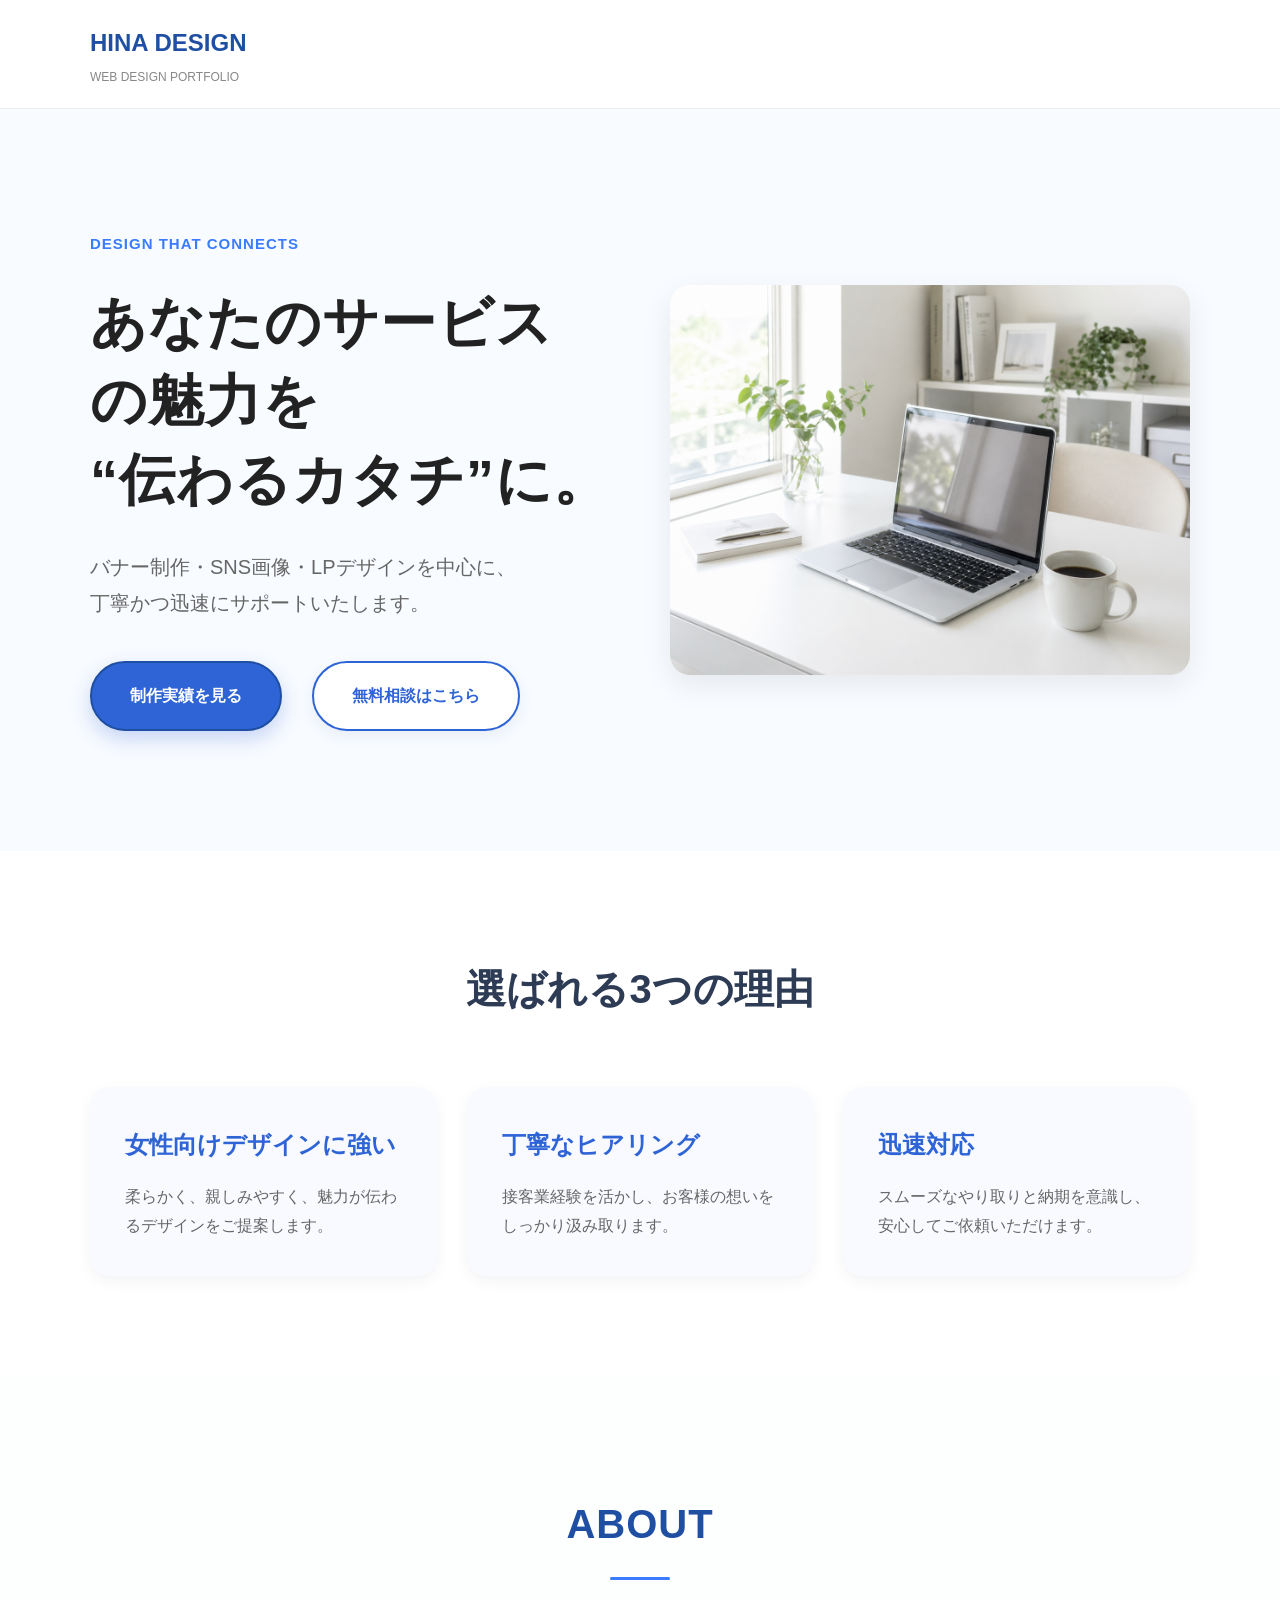
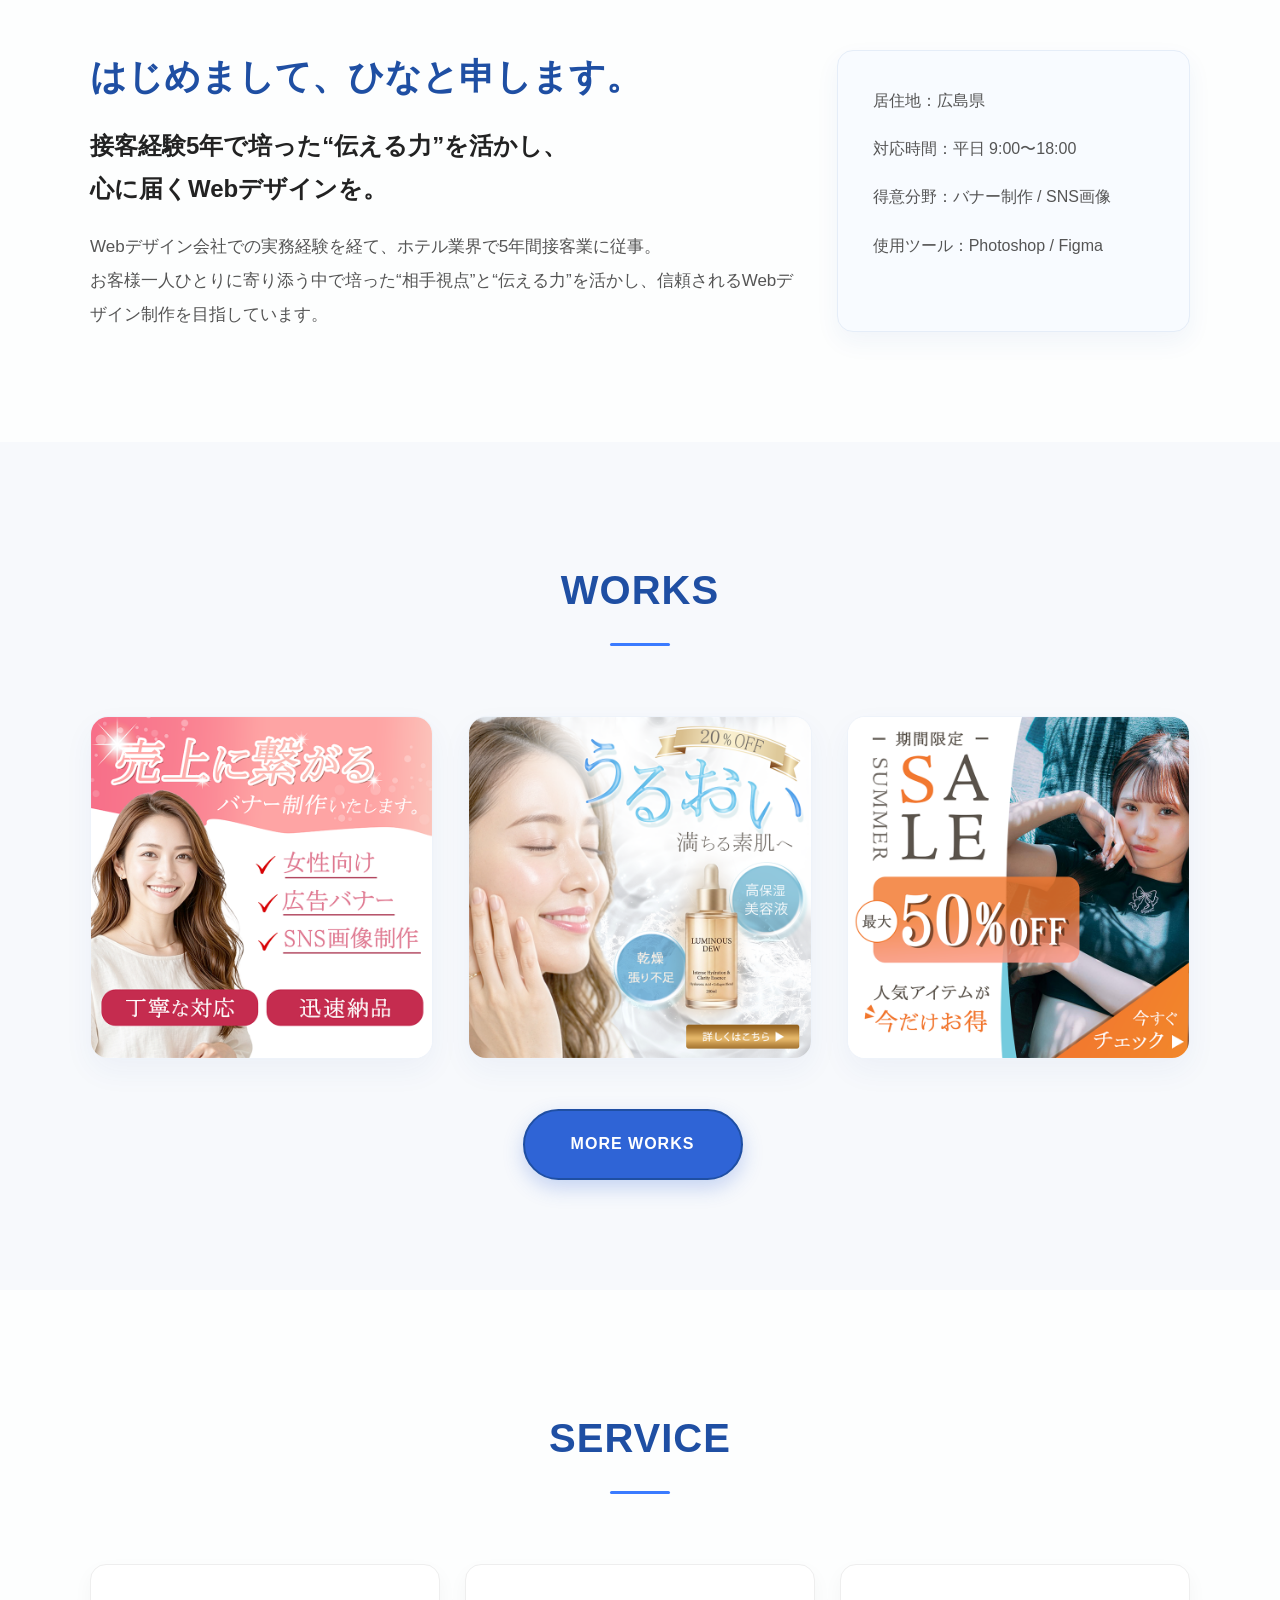
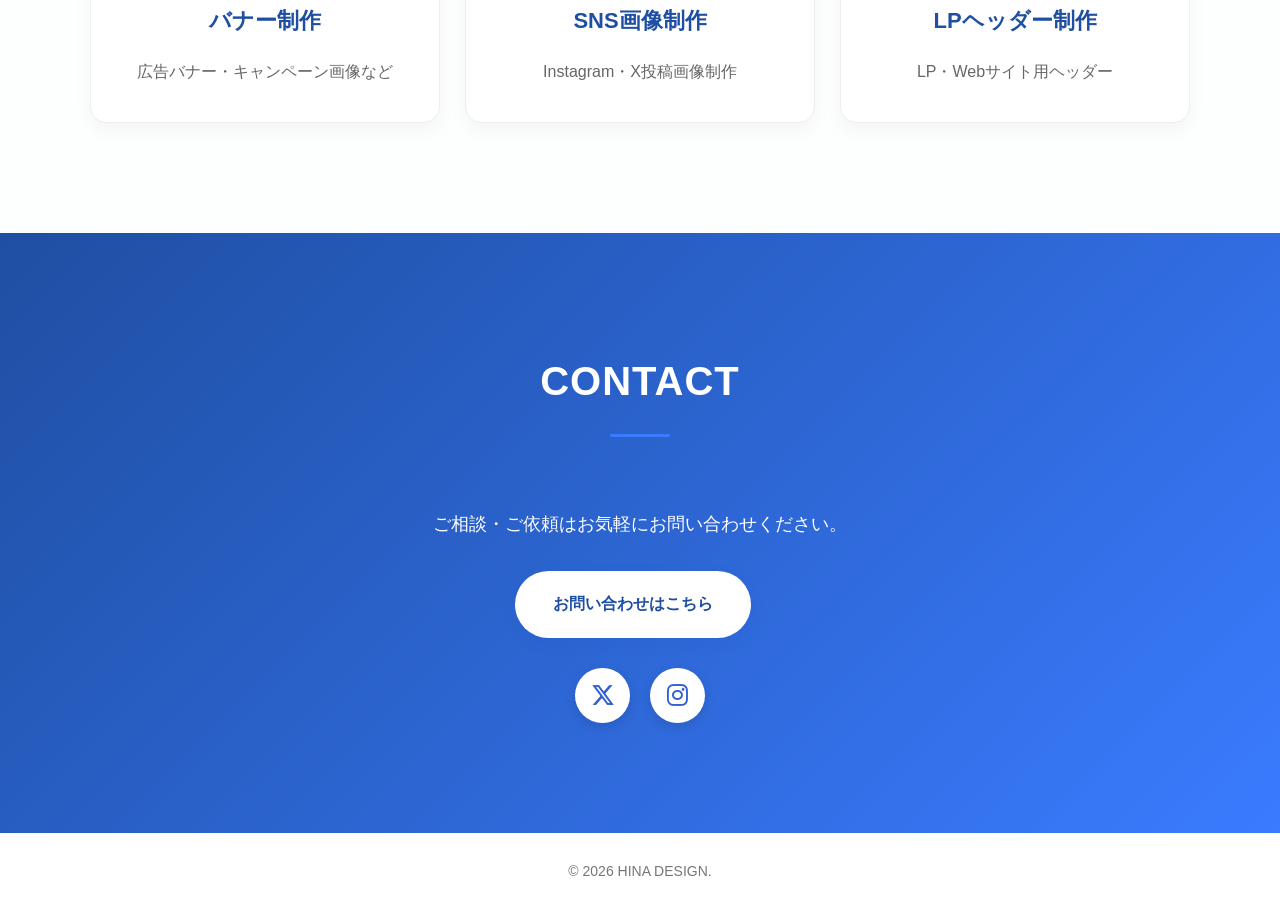
<file: index.html>
<!DOCTYPE html>
<html lang="ja">

<head>
  <meta charset="UTF-8" />
  <meta name="viewport" content="width=device-width, initial-scale=1.0" />
  <title>HINA DESIGN | Portfolio</title>
  <link rel="stylesheet" href="style.css" />
  <link rel="stylesheet" href="https://cdnjs.cloudflare.com/ajax/libs/font-awesome/6.5.2/css/all.min.css">
</head>

<body>

  <header class="header">
    <div class="container nav">
      <div class="logo">
        <h1>HINA DESIGN</h1>
        <p>WEB DESIGN PORTFOLIO</p>
      </div>

      <nav>
        <!-- ハンバーガーボタン -->
        <button class="hamburger" id="hamburger">
          <span></span>
          <span></span>
          <span></span>
        </button>

        <!-- ナビメニュー -->
        <ul class="menu" id="nav-menu">
          <li><a href="#about">ABOUT</a></li>
          <li><a href="banner.html">WORKS</a></li>
          <li><a href="#service">SERVICE</a></li>
          <li><a href="#contact">CONTACT</a></li>
        </ul>
      </nav>
    </div>
  </header>

  <section class="hero">
    <div class="container hero-wrap">
      <div class="hero-text">
        <span class="sub">Design that connects</span>
        <h2>
          あなたのサービスの魅力を<br>
          “伝わるカタチ”に。
        </h2>
        <p>
          バナー制作・SNS画像・LPデザインを中心に、<br>
          丁寧かつ迅速にサポートいたします。
        </p>


        <div class="hero-btn">
          <a href="banner.html" class="btn primary">制作実績を見る</a>
          <a href="contact.html" class="btn secondary">無料相談はこちら</a>
        </div>
      </div>

      <div class="hero-image">
        <img src="img/desk.png" alt="作業風景">
      </div>
    </div>
  </section>

  <section class="strengths">
    <div class="container">
      <h2>選ばれる3つの理由</h2>
      <div class="strength-grid">
        <div class="strength-item">
          <h3>女性向けデザインに強い</h3>
          <p>柔らかく、親しみやすく、魅力が伝わるデザインをご提案します。</p>
        </div>
        <div class="strength-item">
          <h3>丁寧なヒアリング</h3>
          <p>接客業経験を活かし、お客様の想いをしっかり汲み取ります。</p>
        </div>
        <div class="strength-item">
          <h3>迅速対応</h3>
          <p>スムーズなやり取りと納期を意識し、安心してご依頼いただけます。</p>
        </div>
      </div>
    </div>
  </section>

  <section id="about" class="section">
    <div class="container">
      <h2 class="section-title">ABOUT</h2>

      <div class="about-box">
        <div class="about-text">
          <h3>はじめまして、ひなと申します。
          </h3>
          <h4>接客経験5年で培った“伝える力”を活かし、<br>心に届くWebデザインを。</h4>
          <p>
            Webデザイン会社での実務経験を経て、ホテル業界で5年間接客業に従事。<br>お客様一人ひとりに寄り添う中で培った“相手視点”と“伝える力”を活かし、信頼されるWebデザイン制作を目指しています。
          </p>
        </div>

        <div class="profile-card">
          <ul>
            <li>居住地：広島県</li>
            <li>対応時間：平日 9:00〜18:00</li>
            <li>得意分野：バナー制作 / SNS画像</li>
            <li>使用ツール：Photoshop / Figma</li>
          </ul>
        </div>
      </div>
    </div>
  </section>

  <section id="works" class="section gray">
    <div class="container">
      <h2 class="section-title">WORKS</h2>

      <div class="works-grid">
        <div class="work-item"><img src="img/work1.png" alt=""></div>
        <div class="work-item"><img src="img/work2.png" alt=""></div>
        <div class="work-item"><img src="img/work3.png" alt=""></div>
        <!--<div class="work-item"><img src="img/work4.png" alt=""></div>
      <div class="work-item"><img src="img/work5.png" alt=""></div>
      <div class="work-item"><img src="img/work6.png" alt=""></div>-->
      </div>
      <!-- 一覧ページへ -->
      <div class="works-more">
        <a href="banner.html" class="btn primary">MORE WORKS</a>
      </div>
    </div>
  </section>

  <section id="service" class="section">
    <div class="container">
      <h2 class="section-title">SERVICE</h2>

      <div class="service-grid">
        <div class="service-card">
          <h3>バナー制作</h3>
          <p>広告バナー・キャンペーン画像など</p>
        </div>

        <div class="service-card">
          <h3>SNS画像制作</h3>
          <p>Instagram・X投稿画像制作</p>
        </div>

        <div class="service-card">
          <h3>LPヘッダー制作</h3>
          <p>LP・Webサイト用ヘッダー</p>
        </div>
      </div>
    </div>
  </section>

  <section id="contact" class="section blue">
    <div class="container contact-box">
      <h2 class="section-title white">CONTACT</h2>
      <p>ご相談・ご依頼はお気軽にお問い合わせください。</p>
      <a href="contact.html" class="btn white-btn">お問い合わせはこちら</a>
    </div>
    <div class="contact-social">
      <a href="https://x.com/@HinanoStudio" target="_blank" rel="noopener noreferrer" aria-label="X">
        <i class="fa-brands fa-x-twitter"></i>
      </a>

      <a href="https://www.instagram.com/hina.design.works/" target="_blank" rel="noopener noreferrer"
        aria-label="Instagram">
        <i class="fa-brands fa-instagram"></i>
      </a>
    </div>
  </section>

  <footer class="footer">

    <p>© 2026 HINA DESIGN.</p>
  </footer>
  <script>
    const hamburger = document.getElementById('hamburger');
    const navMenu = document.getElementById('nav-menu');

    hamburger.addEventListener('click', () => {
      navMenu.classList.toggle('active');
    });
  </script>
</body>


</html>
</file>
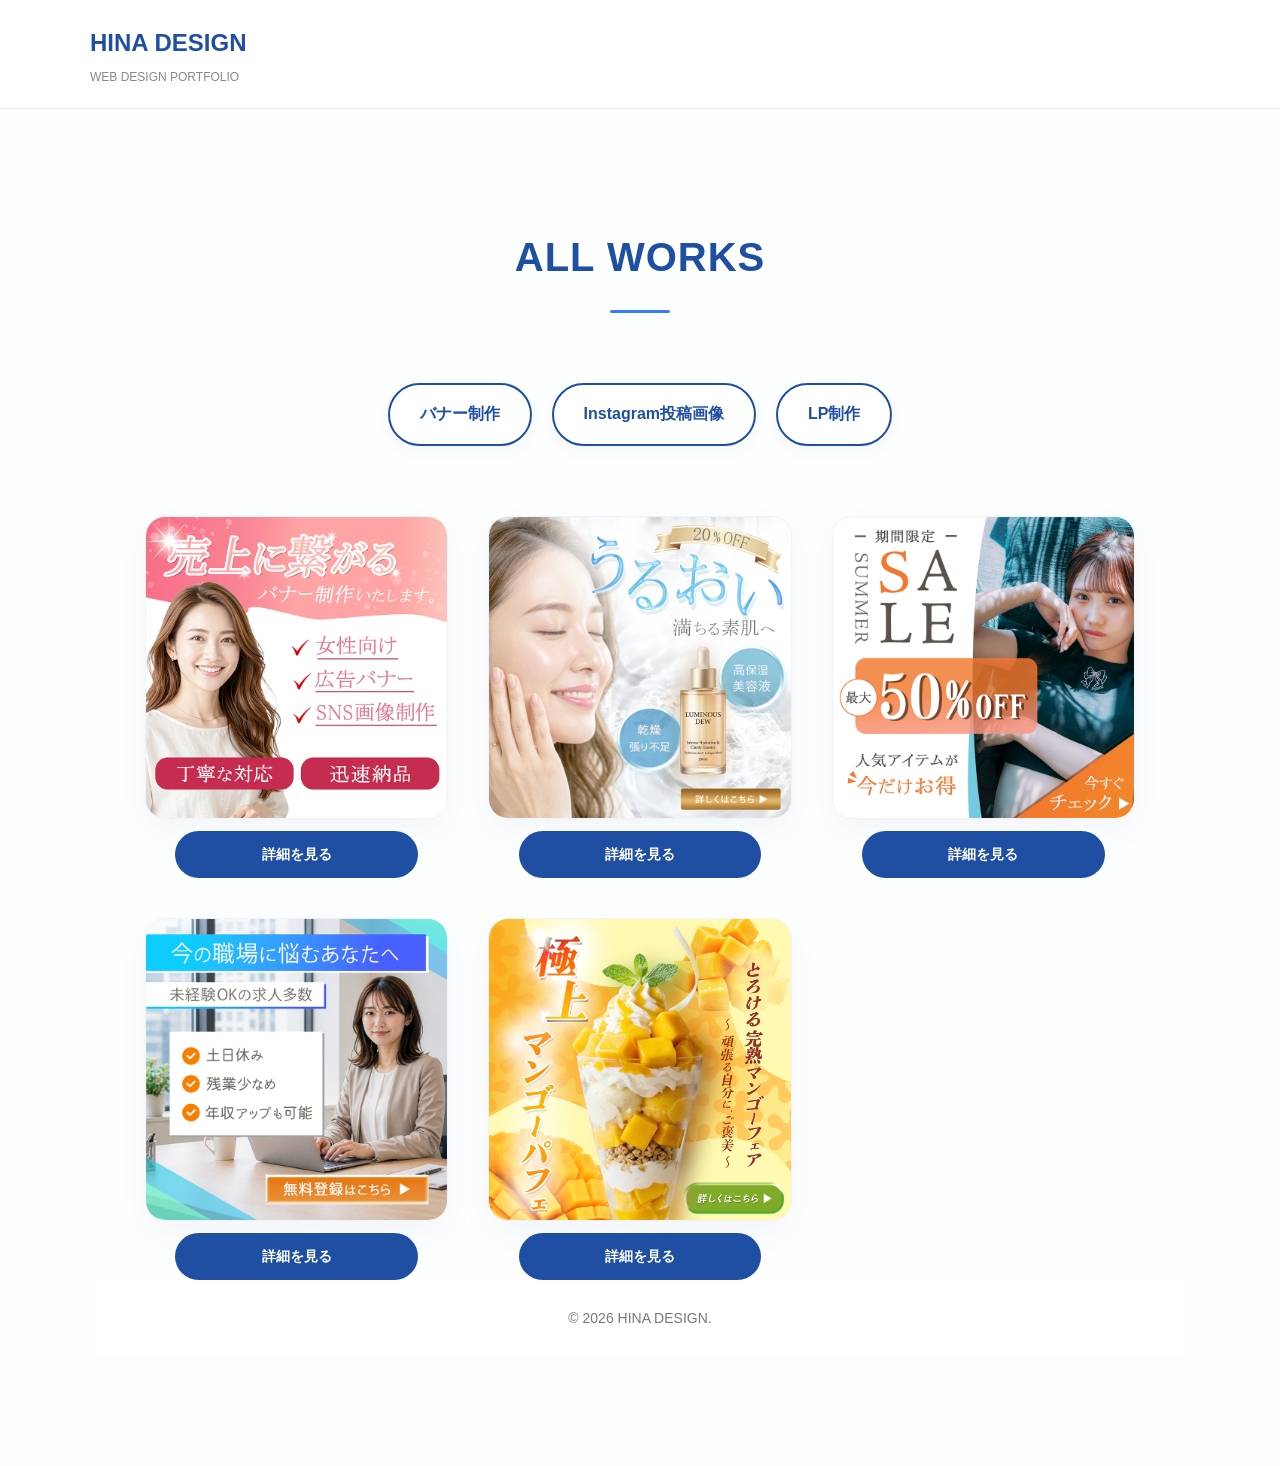
<file: banner.html>
<!DOCTYPE html>
<html lang="ja">

<head>
    <meta charset="UTF-8">
    <meta name="viewport" content="width=device-width, initial-scale=1.0">
    <title>WORKS | HINA DESIGN</title>
    <link rel="stylesheet" href="style.css">
</head>

<body>

    <header class="header">
        <div class="container nav">
            <div class="logo">
                <h1><a href="index.html">HINA DESIGN</a></h1>
                <p>WEB DESIGN PORTFOLIO</p>
            </div>

            <nav>
                <ul class="menu">
                    <li><a href="index.html#about">ABOUT</a></li>
                    <li><a href="index.html#works">WORKS</a></li>
                    <li><a href="index.html#service">SERVICE</a></li>
                    <li><a href="index.html#contact">CONTACT</a></li>
                </ul>
            </nav>
        </div>
    </header>

    <section class="section works-page">
        <div class="container">
            <h2 class="section-title">ALL WORKS
            </h2>
            <!-- Category Navigation -->
            <div class="works-category-nav">
                <a href="banner.html" class="category-btn">バナー制作</a>
                <a href="instagram.html" class="category-btn">Instagram投稿画像</a>
                <a href="lp.html" class="category-btn">LP制作</a>
            </div>

            <section class="category-page">
                <div class="container">
                    <div class="category-grid">

                        <div class="work-card">
                            <a href="work1.html" class="category-item">
                                <img src="img/work1.png" alt="バナー制作1">
                            </a>
                            <a href="work1.html" class="detail-btn">詳細を見る</a>
                        </div>

                        <div class="work-card">
                            <a href="work2.html" class="category-item">
                                <img src="img/work2.png" alt="バナー制作2">
                            </a>
                            <a href="work2.html" class="detail-btn">詳細を見る</a>
                        </div>

                        <div class="work-card">
                            <a href="#" class="category-item">
                                <img src="img/work3.png" alt="バナー制作3">
                            </a>
                            <a href="#" class="detail-btn">詳細を見る</a>
                        </div>

                        <div class="work-card">
                            <a href="#" class="category-item">
                                <img src="img/work4.png" alt="バナー制作4">
                            </a>
                            <a href="#" class="detail-btn">詳細を見る</a>
                        </div>

                        <div class="work-card">
                            <a href="#" class="category-item">
                                <img src="img/work5.jpg" alt="バナー制作5">
                            </a>
                            <a href="#" class="detail-btn">詳細を見る</a>
                        </div>

                    </div>
                </div>
            </section>
            <footer class="footer">
                <p>© 2026 HINA DESIGN.</p>
            </footer>

</html>
</file>
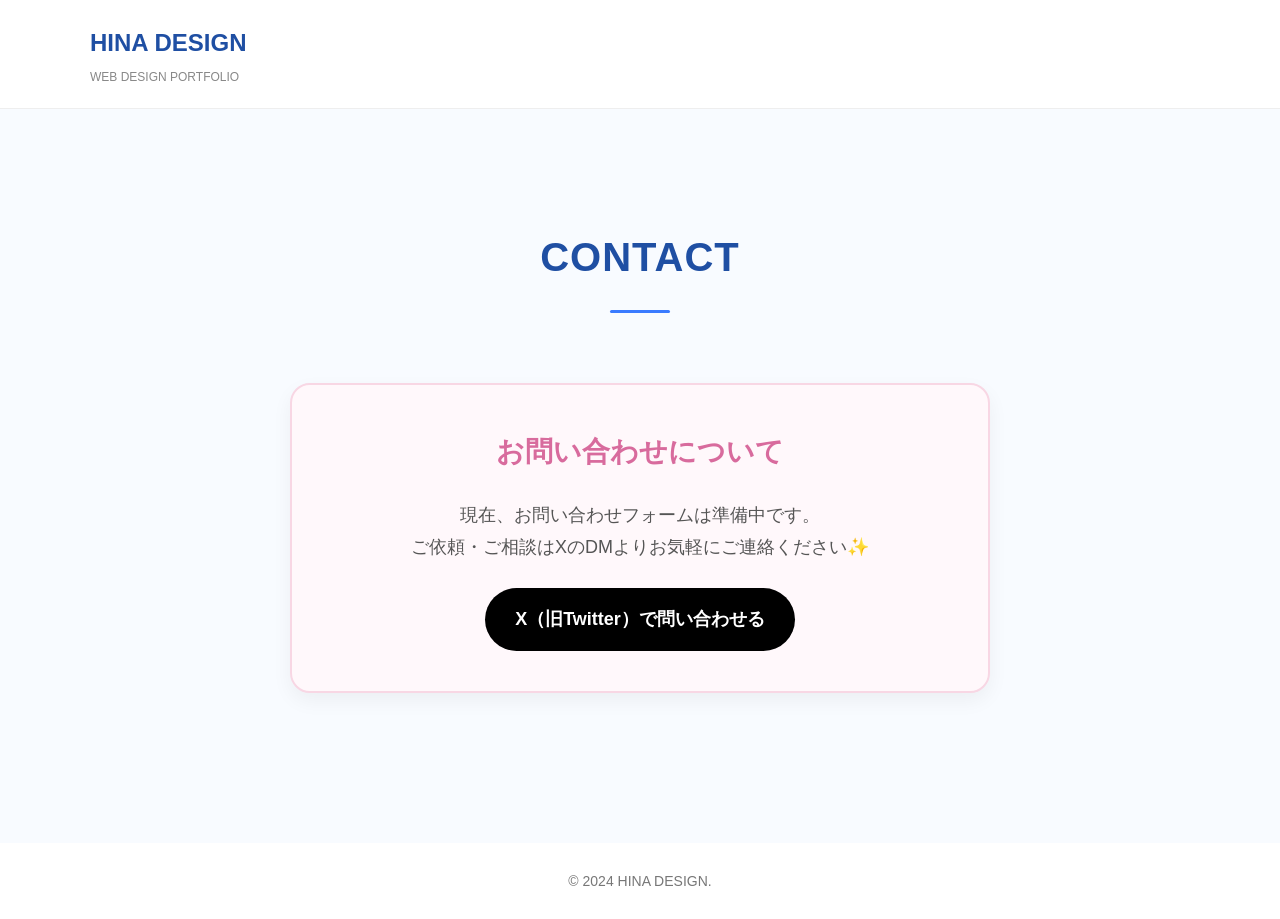
<file: contact.html>
<!DOCTYPE html>
<html lang="ja">

<head>
  <meta charset="UTF-8">
  <meta name="viewport" content="width=device-width, initial-scale=1.0">
  <title>CONTACT | HINA DESIGN</title>
  <link rel="stylesheet" href="style.css">
</head>

<body>

  <header class="header">
    <div class="container nav">
      <div class="logo">
        <h1><a href="index.html">HINA DESIGN</a></h1>
        <p>WEB DESIGN PORTFOLIO</p>
      </div>

      <nav>
        <ul class="menu">
          <li><a href="index.html#about">ABOUT</a></li>
          <li><a href="banner.html">WORKS</a></li>
          <li><a href="index.html#service">SERVICE</a></li>
          <li><a href="contact.html">CONTACT</a></li>
        </ul>
      </nav>
    </div>
  </header>

  <section class="section contact-page">
    <div class="container">
      <h2 class="section-title">CONTACT</h2>
      <!-- Contactフォーム上部またはフォーム部分に追加 -->
      <section class="contact-info-box">
        <h2>お問い合わせについて</h2>
        <p>
          現在、お問い合わせフォームは準備中です。<br>
          ご依頼・ご相談はXのDMよりお気軽にご連絡ください✨
        </p>

        <a href="https://x.com/HinanoStudio" target="_blank" class="x-contact-button">
          X（旧Twitter）で問い合わせる
        </a>
      </section>


      <!--


      <p class="contact-intro">
        ご相談・ご依頼はお気軽にお問い合わせください。<br>
        内容確認後、通常2営業日以内にご返信いたします。
      </p>

      <form class="contact-form" action="#" method="post">

        <div class="form-group">
          <label for="name">お名前<span>必須</span></label>
          <input type="text" id="name" name="name" required>
        </div>

        <div class="form-group">
          <label for="email">メールアドレス<span>必須</span></label>
          <input type="email" id="email" name="email" required>
        </div>

        <div class="form-group">
          <label for="company">会社名 / 屋号</label>
          <input type="text" id="company" name="company">
        </div>

        <div class="form-group">
          <label for="service">ご依頼内容<span>必須</span></label>
          <select id="service" name="service" required>
            <option value="">選択してください</option>
            <option>バナー制作</option>
            <option>SNS画像制作</option>
            <option>LPヘッダー制作</option>
            <option>その他</option>
          </select>
        </div>

        <div class="form-group">
          <label for="message">お問い合わせ内容<span>必須</span></label>
          <textarea id="message" name="message" rows="7" required></textarea>
        </div>

        <button type="submit" class="submit-btn">送信する</button>

      </form>
    </div>
  -->
  </section>

  <footer class="footer">
    <p>© 2024 HINA DESIGN.</p>
  </footer>

</body>

</html>
</file>
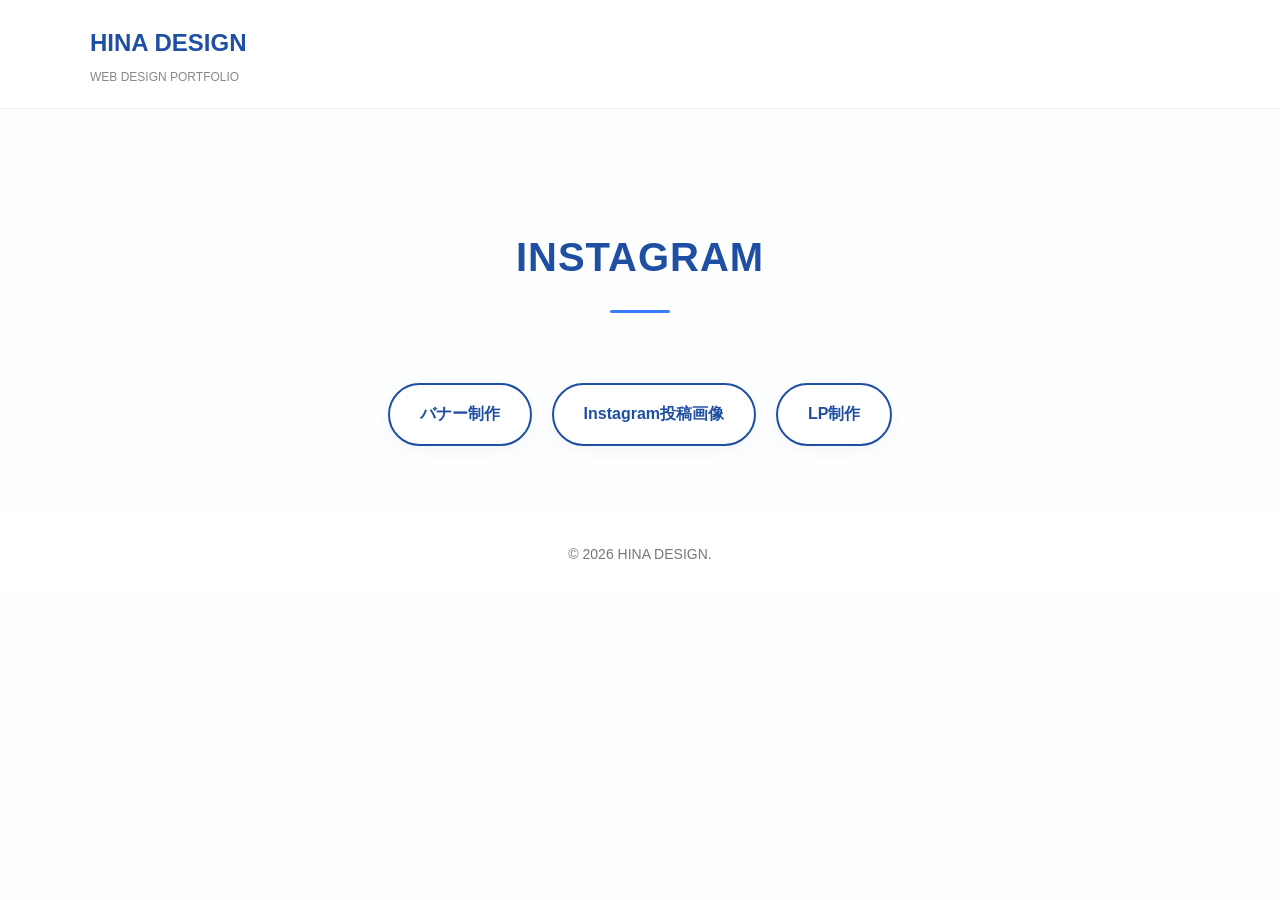
<file: instagram.html>
<!DOCTYPE html>
<html lang="ja">
<head>
  <meta charset="UTF-8">
  <meta name="viewport" content="width=device-width, initial-scale=1.0">
  <title>WORKS | HINA DESIGN</title>
  <link rel="stylesheet" href="style.css">
</head>
<body>

<header class="header">
  <div class="container nav">
    <div class="logo">
      <h1><a href="index.html">HINA DESIGN</a></h1>
      <p>WEB DESIGN PORTFOLIO</p>
    </div>

    <nav>
      <ul class="menu">
        <li><a href="index.html#about">ABOUT</a></li>
        <li><a href="banner.html">WORKS</a></li>
        <li><a href="index.html#service">SERVICE</a></li>
        <li><a href="index.html#contact">CONTACT</a></li>
      </ul>
    </nav>
  </div>
</header>

<section class="section works-page">
  <div class="container">
    <h2 class="section-title">INSTAGRAM
    </h2>
    <!-- Category Navigation -->
    <div class="works-category-nav">
      <a href="banner.html" class="category-btn">バナー制作</a>
      <a href="instagram.html" class="category-btn">Instagram投稿画像</a>
      <a href="lp.html" class="category-btn">LP制作</a>
    </div>

    <!-- Work 1 
<div class="work-detail">
  <div class="work-image">
    <a href="work1.html">
      <img src="img/work1.png" alt="制作実績1">
    </a>
  </div>
  <div class="work-text">
    <h3>美容サロン バナー制作</h3>
    <p><strong>ターゲット：</strong>20〜40代女性 / 美容に関心の高い層</p>
    <p><strong>工夫した点：</strong>女性らしい配色と高級感を意識し、信頼感を重視。</p>
    <p><strong>ポイント：</strong>視認性と訴求力を強化。</p>
  </div>
</div>-->


   <!-- Work 2 
<div class="work-detail reverse">
  <div class="work-image">
    <a href="work2.html">
      <img src="img/work2.png" alt="制作実績2">
    </a>
  </div>
  <div class="work-text">
    <h3>Instagram投稿画像</h3>
    <p><strong>ターゲット：</strong>若年層女性 / SNSユーザー</p>
    <p><strong>工夫した点：</strong>スクロール中でも目を引く配色設計。</p>
    <p><strong>ポイント：</strong>ブランドイメージと拡散力を両立。</p>
  </div>
</div>-->
</div>
<footer class="footer">
  <p>© 2026 HINA DESIGN.</p>
</footer>

</html>
</file>
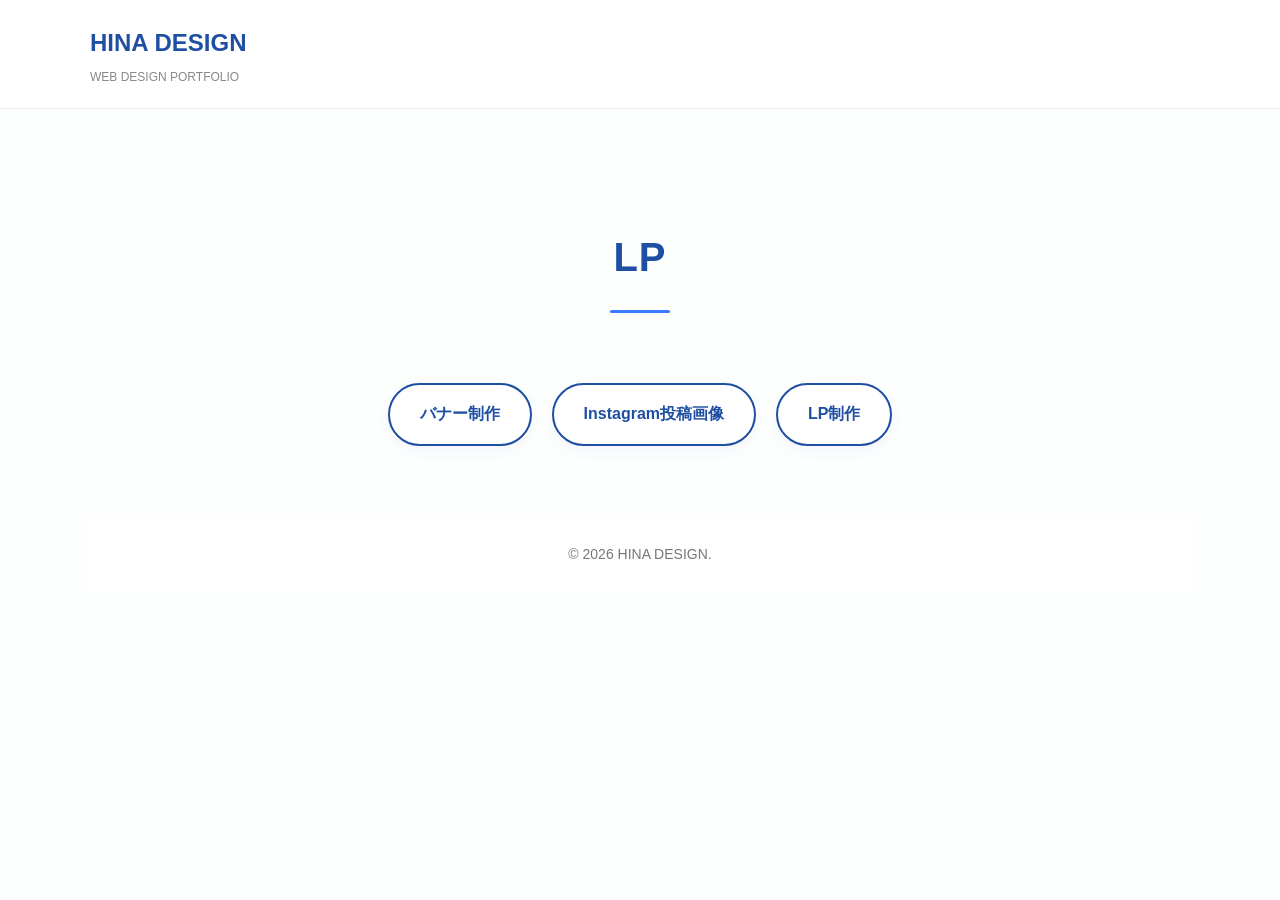
<file: lp.html>
<!DOCTYPE html>
<html lang="ja">

<head>
  <meta charset="UTF-8">
  <meta name="viewport" content="width=device-width, initial-scale=1.0">
  <title>WORKS | HINA DESIGN</title>
  <link rel="stylesheet" href="style.css">
</head>

<body>

  <header class="header">
    <div class="container nav">
      <div class="logo">
        <h1><a href="index.html">HINA DESIGN</a></h1>
        <p>WEB DESIGN PORTFOLIO</p>
      </div>

      <nav>
        <ul class="menu">
          <li><a href="index.html#about">ABOUT</a></li>
          <li><a href="banner.html">WORKS</a></li>
          <li><a href="index.html#service">SERVICE</a></li>
          <li><a href="index.html#contact">CONTACT</a></li>
        </ul>
      </nav>
    </div>
  </header>

  <section class="section works-page">
    <div class="container">
      <h2 class="section-title">LP
      </h2>
      <!-- Category Navigation -->
      <div class="works-category-nav">
        <a href="banner.html" class="category-btn">バナー制作</a>
        <a href="instagram.html" class="category-btn">Instagram投稿画像</a>
        <a href="lp.html" class="category-btn">LP制作</a>
      </div>

      <!-- Work 1 
<div class="work-detail">
  <div class="work-image">
    <a href="work1.html">
      <img src="img/work1.png" alt="制作実績1">
    </a>
  </div>
  <div class="work-text">
    <h3>美容サロン LP</h3>
    <p><strong>ターゲット：</strong>20〜40代女性 / 美容に関心の高い層</p>
    <p><strong>工夫した点：</strong>女性らしい配色と高級感を意識し、信頼感を重視。</p>
    <p><strong>ポイント：</strong>視認性と訴求力を強化。</p>
  </div>
</div>-->


      <!-- Work 2 
<div class="work-detail reverse">
  <div class="work-image">
    <a href="work2.html">
      <img src="img/work2.png" alt="制作実績2">
    </a>
  </div>
  <div class="work-text">
    <h3>LP</h3>
    <p><strong>ターゲット：</strong>若年層女性 / SNSユーザー</p>
    <p><strong>工夫した点：</strong>スクロール中でも目を引く配色設計。</p>
    <p><strong>ポイント：</strong>ブランドイメージと拡散力を両立。</p>
  </div>
</div>-->

      <footer class="footer">
        <p>© 2026 HINA DESIGN.</p>
      </footer>

</html>
</file>
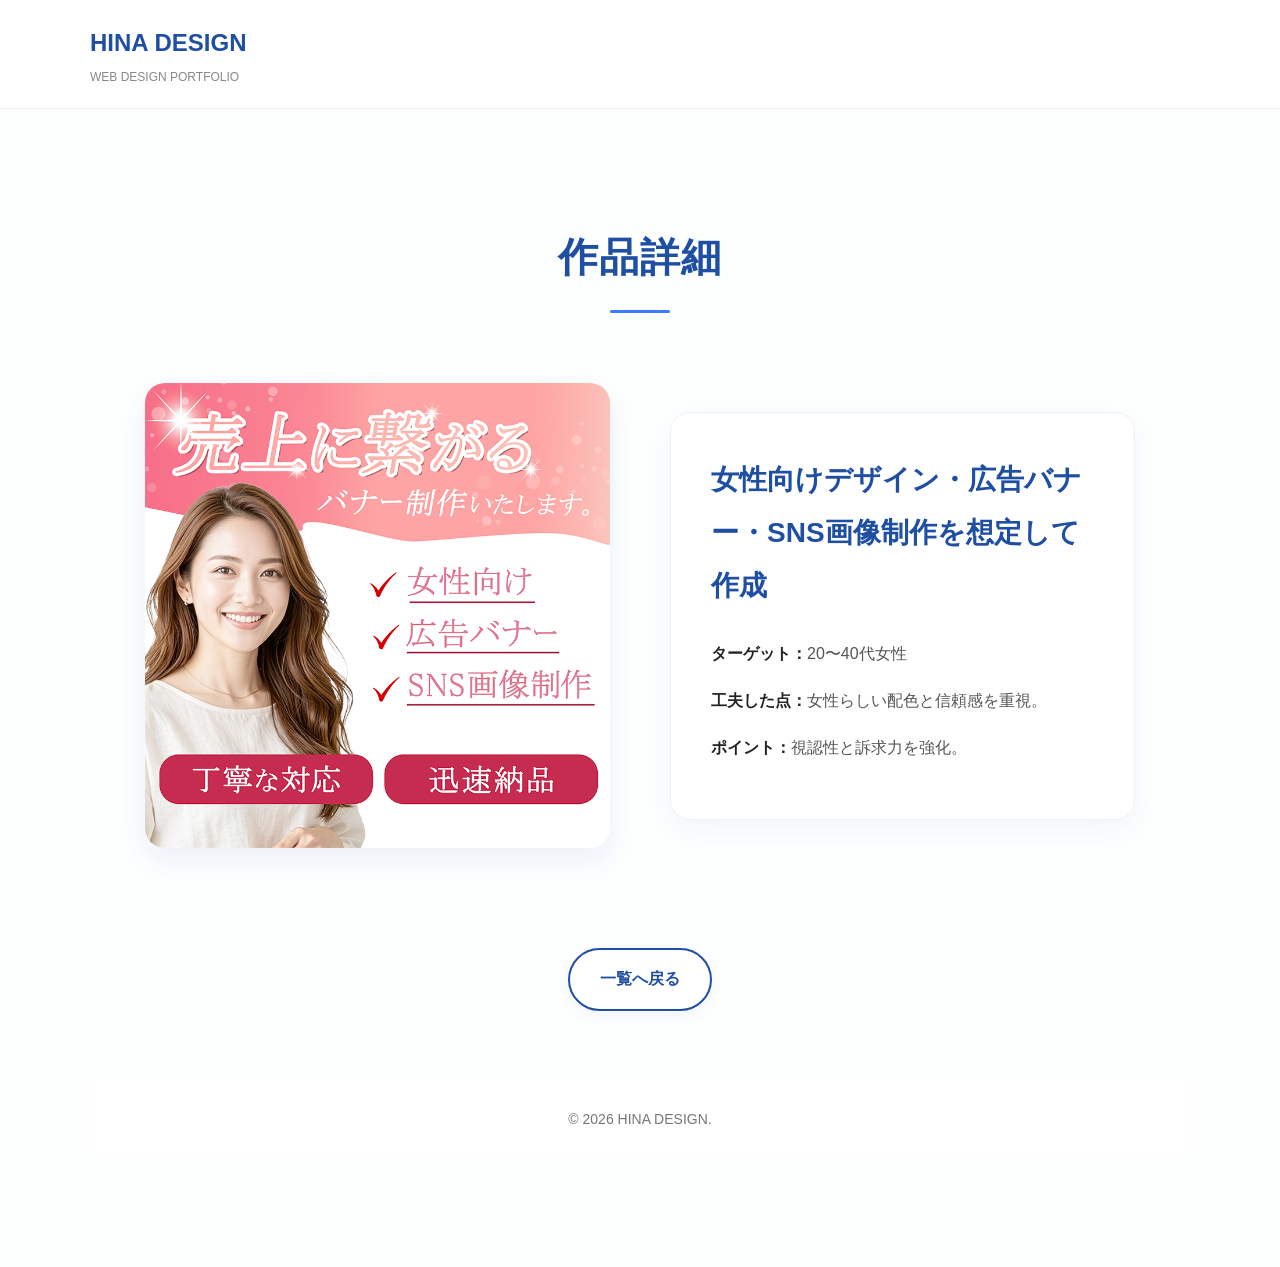
<file: work1.html>
<!DOCTYPE html>
<html lang="ja">

<head>
    <meta charset="UTF-8">
    <meta name="viewport" content="width=device-width, initial-scale=1.0">
    <title>WORKS | HINA DESIGN</title>
    <link rel="stylesheet" href="style.css">
</head>

<body>

    <header class="header">
        <div class="container nav">
            <div class="logo">
                <h1><a href="index.html">HINA DESIGN</a></h1>
                <p>WEB DESIGN PORTFOLIO</p>
            </div>

            <nav>
                <ul class="menu">
                    <li><a href="index.html#about">ABOUT</a></li>
                    <li><a href="index.html#works">WORKS</a></li>
                    <li><a href="index.html#service">SERVICE</a></li>
                    <li><a href="index.html#contact">CONTACT</a></li>
                </ul>
            </nav>
        </div>
    </header>

    <section class="section works-page">
        <div class="container">
            <h2 class="section-title">作品詳細
            </h2>
            <!-- Category Navigation -->

            <section class="category-page">
                <div class="container">
                    <div class="work-detail">
                        <div class="work-image">
                            <img src="img/work1.png" alt="制作実績1">
                        </div>
                        <div class="work-text">
                            <h3>女性向けデザイン・広告バナー・SNS画像制作を想定して作成</h3>
                            <p><strong>ターゲット：</strong>20〜40代女性</p>
                            <p><strong>工夫した点：</strong>女性らしい配色と信頼感を重視。</p>
                            <p><strong>ポイント：</strong>視認性と訴求力を強化。</p>
                        </div>
                    </div>
                </div>
                <div class="works-category-nav">
                <a href="banner.html" class="category-btn">一覧へ戻る</a>
            </div>
            </section>
            <footer class="footer">
                <p>© 2026 HINA DESIGN.</p>
            </footer>

</html>
</file>
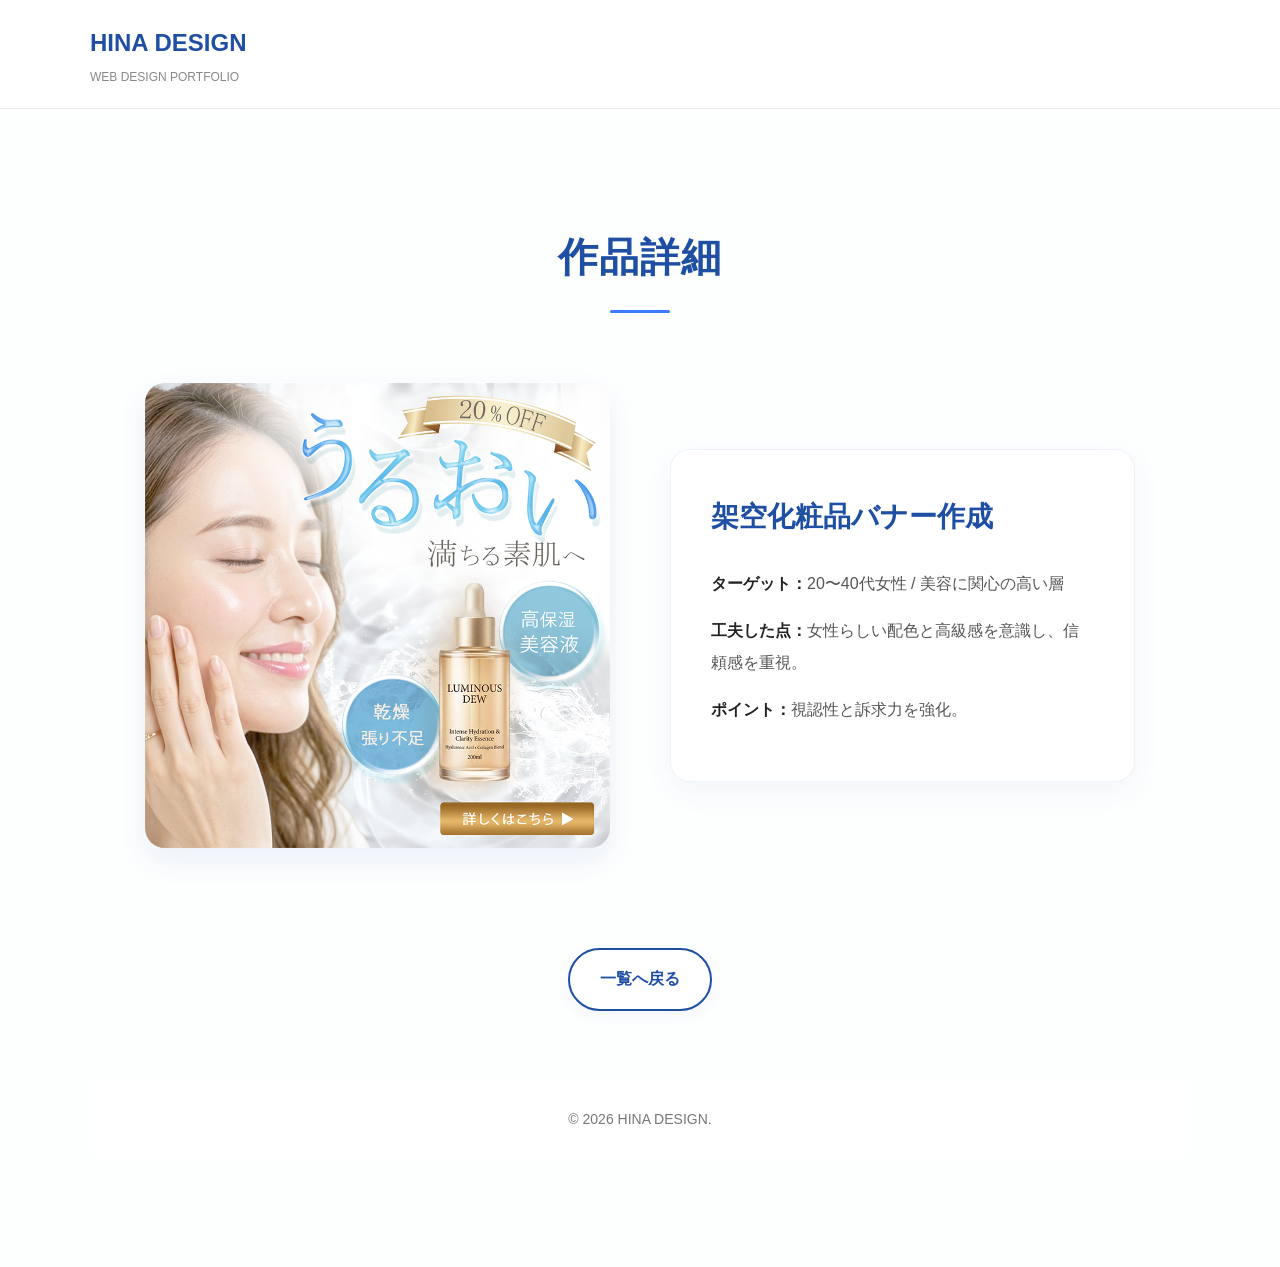
<file: work2.html>
<!DOCTYPE html>
<html lang="ja">

<head>
    <meta charset="UTF-8">
    <meta name="viewport" content="width=device-width, initial-scale=1.0">
    <title>WORKS2 | HINA DESIGN</title>
    <link rel="stylesheet" href="style.css">
</head>

<body>

    <header class="header">
        <div class="container nav">
            <div class="logo">
                <h1><a href="index.html">HINA DESIGN</a></h1>
                <p>WEB DESIGN PORTFOLIO</p>
            </div>

            <nav>
                <ul class="menu">
                    <li><a href="index.html#about">ABOUT</a></li>
                    <li><a href="index.html#works">WORKS</a></li>
                    <li><a href="index.html#service">SERVICE</a></li>
                    <li><a href="index.html#contact">CONTACT</a></li>
                </ul>
            </nav>
        </div>
    </header>

    <section class="section works-page">
        <div class="container">
            <h2 class="section-title">作品詳細
            </h2>
            <!-- Category Navigation -->

            <section class="category-page">
                <div class="container">
                    <div class="work-detail">
                        <div class="work-image">
                            <img src="img/work2.png" alt="制作実績1">
                        </div>
                        <div class="work-text">
                            <h3>架空化粧品バナー作成</h3>
                            <p><strong>ターゲット：</strong>20〜40代女性 / 美容に関心の高い層</p>
                            <p><strong>工夫した点：</strong>女性らしい配色と高級感を意識し、信頼感を重視。</p>
                            <p><strong>ポイント：</strong>視認性と訴求力を強化。</p>
                        </div>
                    </div>
                </div>
                <div class="works-category-nav">
                <a href="banner.html" class="category-btn">一覧へ戻る</a>
            </div>
            </section>
            <footer class="footer">
                <p>© 2026 HINA DESIGN.</p>
            </footer>

</html>
</file>
<file: style.css>
/* ===============================
   Reset
=============================== */
*{
  margin:0;
  padding:0;
  box-sizing:border-box;
}

body{
  font-family:"Yu Gothic","Hiragino Kaku Gothic ProN",sans-serif;
  color:#333;
  background:#fff;
  line-height:1.7;
}

img{
  width:100%;
  display:block;
}

a{
  text-decoration:none;
  color:inherit;
}

ul{
  list-style:none;
}

/* ===============================
   Common
=============================== */
.container{
  width:90%;
  max-width:1100px;
  margin:0 auto;
}

.section{
  padding:80px 0;
}

.section-title{
  text-align:center;
  font-size:32px;
  color:#1f4fa3;
  margin-bottom:50px;
  letter-spacing:1px;
}

.gray{
  background:#f7f9fc;
}

.blue{
  background:linear-gradient(135deg,#1f4fa3,#3a7bff);
}

.white{
  color:#fff;
}
/* ===============================
   全体トーン改善
=============================== */
body{
  background:#fdfefe;
  color:#2d3b55;
  font-family:"Yu Gothic","Hiragino Kaku Gothic ProN",sans-serif;
  line-height:1.9;
}

.section{
  padding:110px 0;
}

.section-title{
  font-size:42px;
  color:#1f4fa3;
  margin-bottom:70px;
  font-weight:700;
}
.section-title.white{
  color:#fff;
}

/* ===============================
   Header
=============================== */
.header{
  background:#fff;
  border-bottom:1px solid #eee;
  position:sticky;
  top:0;
  z-index:1000;
}

.nav{
  display:flex;
  justify-content:space-between;
  align-items:center;
  padding:20px 0;
}

.logo h1{
  font-size:24px;
  color:#1f4fa3;
}

.logo p{
  font-size:12px;
  color:#888;
}

.menu{
  display:flex;
  gap:30px;
}

.menu a{
  font-size:14px;
  font-weight:bold;
  transition:.3s;
}

.menu a:hover{
  color:#1f4fa3;
}

/* -------------------------------
   Header 高級感UP
--------------------------------*/
.header{
  backdrop-filter: blur(10px);
  background:rgba(255,255,255,0.95);
  transition:.3s;
}

.header.scroll{
  box-shadow:0 4px 20px rgba(0,0,0,.08);
}

/* ===============================
   Hero
=============================== */
.hero{
  padding:80px 0;
  background:#f8fbff;
}

.hero-wrap{
  display:flex;
  align-items:center;
  gap:60px;
}

.hero-text{
  flex:1;
}

.sub{
  color:#3a7bff;
  font-weight:bold;
  font-size:14px;
  letter-spacing:1px;
}

.hero-text h2{
  font-size:46px;
  line-height:1.4;
  margin:15px 0 20px;
  color:#222;
}

.hero-text p{
  font-size:16px;
  color:#666;
  margin-bottom:30px;
}

.hero-btn{
  display:flex;
  gap:15px;
  flex-wrap:wrap;
}

.btn{
  display:inline-block;
  padding:14px 28px;
  border-radius:8px;
  border:2px solid #1f4fa3;
  color:#1f4fa3;
  font-weight:bold;
  transition:.3s;
}

.btn:hover{
  opacity:.8;
}

.primary{
  background:#1f4fa3;
  color:#fff;
}

.hero-image{
  flex:1;
}

.hero-image img{
  border-radius:20px;
  box-shadow:0 10px 30px rgba(0,0,0,.08);
}
/* -------------------------------
   Hero 強化
--------------------------------*/
.hero{
  padding:120px 0;
}

.hero-text h2{
  font-size:52px;
  font-weight:700;
  letter-spacing:1px;
}

.hero-text p{
  font-size:18px;
  line-height:1.9;
}

.sub{
  display:inline-block;
  margin-bottom:10px;
  font-size:15px;
  text-transform:uppercase;
}
/* ボタン洗練 */
.btn{
  border-radius:50px;
  padding:16px 34px;
  box-shadow:0 5px 15px rgba(31,79,163,.08);
}

.btn:hover{
  transform:translateY(-3px);
}
/* ===============================
   About
=============================== */
.about-box{
  display:grid;
  grid-template-columns:2fr 1fr;
  gap:40px;
}

.about-text h3{
  font-size:28px;
  margin-bottom:20px;
  color:#1f4fa3;
}

.about-text p{
  color:#555;
}

.profile-card{
  background:#f7f9fc;
  padding:30px;
  border-radius:16px;
}

.profile-card li{
  margin-bottom:15px;
  color:#555;
}
/* -------------------------------
   About セクション改善
--------------------------------*/
.about-text h3{
  font-size:36px;
  line-height:1.5;
}

.about-text h4{
  font-size:24px;
  line-height:1.8;
  margin-bottom:20px;
  color:#222;
  font-weight:700;
}
/* 強調ワード */
.about-text h4 span{
  color:#1f4fa3;
}
/* 本文 */
.about-text p{
  font-size:17px;
  line-height:2;
  color:#555;
}

/* カード */
.profile-card{
  background:#f8fbff;
  border:1px solid #e5edf8;
  box-shadow:0 10px 25px rgba(31,79,163,.06);
  padding:35px;
}

.profile-card li{
  font-size:16px;
  line-height:1.9;
  margin-bottom:18px;
}
/* ===============================
   Works
=============================== */
.works-grid{
  display:grid;
  grid-template-columns:repeat(3,1fr);
  gap:25px;
}

.work-item{
  background:#fff;
  border-radius:16px;
  overflow:hidden;
  box-shadow:0 8px 25px rgba(0,0,0,.05);
  transition:.3s;
}

.work-item:hover{
  transform:translateY(-5px);
}
/* -------------------------------
   Works 高級感UP
--------------------------------*/
.work-item{
  border:1px solid #eef3fa;
}

.work-item img{
  transition:.4s;
}

.work-item:hover img{
  transform:scale(1.03);
}

/* ===============================
   WORKS MORE BUTTON
=============================== */
.works-more{
  text-align:center;
  margin-top:50px;
}

.works-more .btn{
  min-width:220px;
  font-size:16px;
  letter-spacing:1px;
}
/* ===============================
   WORKS 改善
=============================== */
.works-grid{
  display:grid;
  grid-template-columns:repeat(3,1fr);
  gap:35px;
}

.work-item{
  background:#fff;
  border-radius:18px;
  overflow:hidden;
  box-shadow:0 12px 30px rgba(31,79,163,.05);
  transition:.3s;
}

.work-item img{
  aspect-ratio:1/1;
  object-fit:cover;
}

.work-content{
  padding:18px;
}

.work-content h3{
  font-size:18px;
  margin-bottom:10px;
  color:#1f4fa3;
}

.work-tags{
  display:flex;
  flex-wrap:wrap;
  gap:8px;
}

.work-tags span{
  font-size:12px;
  padding:4px 10px;
  background:#eef4ff;
  color:#1f4fa3;
  border-radius:30px;
}

/* ===============================
   Service
=============================== */
.service-grid{
  display:grid;
  grid-template-columns:repeat(3,1fr);
  gap:25px;
}

.service-card{
  background:#fff;
  border:1px solid #eee;
  padding:35px 25px;
  border-radius:16px;
  text-align:center;
  box-shadow:0 8px 20px rgba(0,0,0,.04);
}

.service-card h3{
  font-size:22px;
  margin-bottom:15px;
  color:#1f4fa3;
}

.service-card p{
  color:#666;
}
/* -------------------------------
   Service 洗練
--------------------------------*/
.service-card{
  transition:.3s;
}

.service-card:hover{
  transform:translateY(-8px);
  box-shadow:0 15px 35px rgba(31,79,163,.08);
}

/* ===============================
   Contact
=============================== */
.contact-box{
  text-align:center;
}

.contact-box p{
  color:#fff;
  margin-bottom:30px;
}

.white-btn{
  background:#fff;
  color:#1f4fa3;
  border:none;
}
/* -------------------------------
   Contact
--------------------------------*/
.contact-box p{
  font-size:18px;
}

.white-btn{
  border-radius:50px;
  padding:16px 34px;
  font-weight:700;
}
/* -------------------------------
   Section title
--------------------------------*/
.section-title{
  font-size:40px;
  font-weight:700;
  margin-bottom:70px;
  position:relative;
}

.section-title::after{
  content:"";
  display:block;
  width:60px;
  height:3px;
  background:#3a7bff;
  margin:15px auto 0;
  border-radius:10px;
}
/* ===============================
   PROCESS
=============================== */
.process-grid{
  display:grid;
  grid-template-columns:repeat(5,1fr);
  gap:20px;
}

.process-card{
  background:#fff;
  padding:30px 20px;
  border-radius:18px;
  text-align:center;
  box-shadow:0 8px 25px rgba(31,79,163,.05);
}

.process-number{
  width:42px;
  height:42px;
  border-radius:50%;
  background:#1f4fa3;
  color:#fff;
  display:flex;
  align-items:center;
  justify-content:center;
  margin:0 auto 15px;
  font-weight:bold;
}
/* ===============================
   SNS
=============================== */
.sns-icons{
  display:flex;
  gap:20px;
  margin-top:20px;
}

.sns-icons a{
  width:55px;
  height:55px;
  border-radius:50%;
  background:#fff;
  display:flex;
  align-items:center;
  justify-content:center;
  box-shadow:0 5px 15px rgba(31,79,163,.08);
  transition:.3s;
}

.sns-icons a:hover{
  transform:translateY(-4px);
}

/* ===============================
   装飾
=============================== */
.decor-leaf{
  position:absolute;
  opacity:.12;
  max-width:180px;
}

/* -------------------------------
   Fade animation
--------------------------------*/


.show{
  opacity:1;
  transform:translateY(0);
}
/* ===============================
   Footer
=============================== */
.footer{
  text-align:center;
  padding:25px 0;
  background:#fff;
  color:#777;
  font-size:14px;
}





/* ===============================
  align-items:center;
  margin-bottom:100px;
}

/* 左右交互配置 */
.work-detail.reverse .work-image{
  order:2;
}

.work-detail.reverse .work-text{
  order:1;
}

.work-image img{
  width:100%;
  border-radius:20px;
  box-shadow:0 12px 30px rgba(31,79,163,.08);
  transition:.3s;
}

.work-image img:hover{
  transform:translateY(-5px);
}

.work-text{
  background:#fff;
  padding:40px;
  border-radius:20px;
  box-shadow:0 10px 30px rgba(31,79,163,.05);
  border:1px solid #eef3fa;
}

.work-text h3{
  font-size:28px;
  color:#1f4fa3;
  margin-bottom:25px;
}

.work-text p{
  font-size:16px;
  line-height:2;
  color:#555;
  margin-bottom:15px;
}

.work-text strong{
  color:#222;
}
/* ===============================
   WORKS CATEGORY NAVIGATION
=============================== */
.works-category-nav{
  display:flex;
  justify-content:center;
  gap:20px;
  flex-wrap:wrap;
  margin-bottom:70px;
}

.category-btn{
  display:inline-block;
  padding:14px 30px;
  border:2px solid #1f4fa3;
  border-radius:50px;
  color:#1f4fa3;
  font-weight:700;
  transition:.3s;
  background:#fff;
  box-shadow:0 5px 15px rgba(31,79,163,.05);
}

.category-btn:hover{
  background:#1f4fa3;
  color:#fff;
  transform:translateY(-3px);
}
/* ===============================
   CONTACT PAGE
=============================== */
.contact-page{
  background:#f8fbff;
}

.contact-intro{
  text-align:center;
  font-size:17px;
  color:#555;
  line-height:2;
  margin-bottom:60px;
}
.contact-form{
  max-width:760px;
  margin:0 auto;
  background:#fff;
  padding:50px;
  border-radius:24px;
  box-shadow:0 15px 40px rgba(31,79,163,.08);
  border:1px solid #eef3fa;
}

.form-group{
  margin-bottom:30px;
}

.form-group label{
  display:block;
  font-weight:700;
  margin-bottom:10px;
  color:#2d3b55;
}
.form-group label span{
  display:inline-block;
  margin-left:8px;
  font-size:12px;
  color:#fff;
  background:#ff6b6b;
  padding:3px 8px;
  border-radius:20px;
}

.form-group input,
.form-group select,
.form-group textarea{
  width:100%;
  padding:16px;
  border:1px solid #d9e4f2;
  border-radius:12px;
  font-size:16px;
  font-family:inherit;
  transition:.3s;
  background:#fcfdff;
}
.form-group input:focus,
.form-group select:focus,
.form-group textarea:focus{
  outline:none;
  border-color:#3a7bff;
  box-shadow:0 0 0 4px rgba(58,123,255,.08);
}

textarea{
  resize:vertical;
}
.submit-btn{
  display:block;
  width:100%;
  padding:18px;
  background:linear-gradient(135deg,#1f4fa3,#3a7bff);
  color:#fff;
  border:none;
  border-radius:50px;
  font-size:18px;
  font-weight:700;
  cursor:pointer;
  transition:.3s;
  box-shadow:0 10px 25px rgba(31,79,163,.15);
}

.submit-btn:hover{
  transform:translateY(-3px);
  opacity:.95;
}

/* ===============================
   Responsive
=============================== */
@media(max-width:768px){

  .nav{
    flex-direction:column;
    gap:15px;
  }

  .menu{
    gap:15px;
    flex-wrap:wrap;
    justify-content:center;
  }

  .hero-wrap{
    flex-direction:column;
  }

  .hero-text h2{
    font-size:32px;
  }

  .about-box{
    grid-template-columns:1fr;
  }

  .works-grid{
    grid-template-columns:1fr;
  }

  .service-grid{
    grid-template-columns:1fr;
  }

  .section{
    padding:60px 0;
  }

  .section-title{
    font-size:26px;
  }
}
.work-detail{
  display:grid;
  grid-template-columns:1fr 1fr;
  gap:60px;
  align-items:center;
  margin-bottom:100px;
}

.work-detail.reverse .work-image{
  order:2;
}

.work-detail.reverse .work-text{
  order:1;
}
/* ===============================
   CATEGORY PAGE
=============================== */
.category-page{
  background:#fdfefe;
}

.category-grid {
    display: grid;
    grid-template-columns: repeat(auto-fit, minmax(250px, 1fr));
    gap: 40px;
}
.work-card {
    display: flex;
    flex-direction: column;
    align-items: center;
}

.category-item{
  display:block;
  background:#fff;
  border-radius:20px;
  overflow:hidden;
  border:1px solid #eef3fa;
  box-shadow:0 12px 30px rgba(31,79,163,.05);
  transition:.3s;
}

.category-item:hover{
  transform:translateY(-8px);
  box-shadow:0 18px 40px rgba(31,79,163,.10);
}

.category-item img {
    width: 100%;
    display: block;
    border-radius: 12px;
    box-shadow: 0 4px 12px rgba(0, 0, 0, 0.08);
    transition: transform 0.3s ease;
}
.category-item img:hover {
    transform: scale(1.03);
}

.category-item:hover img{
  transform:scale(1.03);
}
/*詳細ボタンの装飾*/
.detail-btn {
    display: block;
    width: 80%;
    text-align: center;
    margin-top: 12px;
    padding: 10px 0;
    background-color: #1f4fa3;;
    color: white;
    text-decoration: none;
    border-radius: 30px;
    font-size: 14px;
    font-weight: bold;
    transition: background-color 0.3s ease, transform 0.3s ease;
}

.detail-btn:hover {
    background-color: #ffffff;
    color: #1f4fa3;
    border: 2px solid #1f4fa3;
    transform: translateY(-2px);
}

/* Hero Section */
.hero h2 {
  font-size: 56px;
  line-height: 1.4;
  font-weight: bold;
  color: #222;
  margin-bottom: 30px;
}

.hero p {
  font-size: 20px;
  line-height: 1.8;
  color: #666;
  margin-bottom: 40px;
}

/* Button */
.btn {
  display: inline-block;
  padding: 18px 38px;
  border-radius: 50px;
  font-weight: bold;
  text-decoration: none;
  transition: all 0.3s ease;
  margin-right: 15px;
}

.btn.primary {
  background-color: #2f64d6;
  color: white;
  box-shadow: 0 8px 20px rgba(47, 100, 214, 0.25);
}

.btn.primary:hover {
  transform: translateY(-3px);
}

.btn.secondary {
  border: 2px solid #2f64d6;
  color: #2f64d6;
  background: white;
}

.btn.secondary:hover {
  background: #2f64d6;
  color: white;
}

/* Strengths Section */
.strengths {
  padding: 100px 0;
  background: #ffffff;
}

.strengths h2 {
  text-align: center;
  font-size: 40px;
  margin-bottom: 60px;
}

.strength-grid {
  display: grid;
  grid-template-columns: repeat(3, 1fr);
  gap: 30px;
}

.strength-item {
  background: #f8faff;
  padding: 35px;
  border-radius: 20px;
  box-shadow: 0 5px 15px rgba(0,0,0,0.05);
}

.strength-item h3 {
  font-size: 24px;
  margin-bottom: 15px;
  color: #2f64d6;
}

.strength-item p {
  color: #666;
  line-height: 1.8;
}
nav ul li a {
  font-size: 18px;
  font-weight: 600;
  letter-spacing: 0.05em;
  transition: color 0.3s ease;
}

nav ul li a:hover {
  color: #2f64d6;
}
/* ===== 選ばれる3つの理由 セクション ===== */

/* PC */
.strength-grid {
  display: grid;
  grid-template-columns: repeat(3, 1fr);
  gap: 30px;
}

.strength-item {
  background: #f8faff;
  padding: 35px;
  border-radius: 20px;
  box-shadow: 0 5px 15px rgba(0,0,0,0.05);
}

.strength-item h3 {
  font-size: 24px;
  margin-bottom: 15px;
  color: #2f64d6;
}

.strength-item p {
  font-size: 16px;
  line-height: 1.8;
  color: #666;
}
/* Contact案内ボックス */
.contact-info-box {
  max-width: 700px;
  margin: 40px auto;
  padding: 40px 30px;
  background: #fff8fb;
  border: 2px solid #f8d7e4;
  border-radius: 20px;
  text-align: center;
  box-shadow: 0 8px 20px rgba(0, 0, 0, 0.05);
}

.contact-info-box h2 {
  font-size: 28px;
  margin-bottom: 20px;
  color: #d86b9d;
}

.contact-info-box p {
  font-size: 18px;
  line-height: 1.8;
  color: #555;
  margin-bottom: 25px;
}

/* Xボタン */
.x-contact-button {
  display: inline-block;
  background: #000;
  color: #fff;
  padding: 14px 30px;
  border-radius: 50px;
  text-decoration: none;
  font-size: 18px;
  font-weight: bold;
  transition: all 0.3s ease;
}

.x-contact-button:hover {
  background: #333;
  transform: translateY(-2px);
}

/* メール案内 */
.sub-contact {
  margin-top: 25px;
  font-size: 16px;
}

.sub-contact a {
  color: #d86b9d;
  text-decoration: none;
  font-weight: bold;
}

.sub-contact a:hover {
  text-decoration: underline;
}
/* ハンバーガーボタン */
.hamburger {
  display: none;
  flex-direction: column;
  justify-content: space-between;
  width: 30px;
  height: 22px;
  background: none;
  border: none;
  cursor: pointer;
  position: fixed;
  top: 20px;
  right: 20px;
  z-index: 2000;
  padding: 0;
}

/* 三本線 */
.hamburger span {
  display: block;
  width: 100%;
  height: 3px;
  background-color: #000;
  border-radius: 2px;
}
/* ハンバーガー改善 */
.hamburger {
  width: 36px;
  height: 26px;
}

.hamburger span {
  height: 4px;
  background-color: #2f66f3;
}
.menu {
  opacity: 0;
  pointer-events: none;
  transition: all 0.3s ease;
}

.menu.active {
  opacity: 1;
  pointer-events: auto;
}
/* footer内SNSリンク追加用 */
.contact-social {
  display: flex;
  justify-content: center;
  gap: 20px;
  margin-top: 30px;
}

.contact-social a {
  display: flex;
  align-items: center;
  justify-content: center;
  width: 55px;
  height: 55px;
  border-radius: 50%;
  background-color: white;
  color: #2f5fd0;
  font-size: 24px;
  text-decoration: none;
  box-shadow: 0 4px 12px rgba(0,0,0,0.12);
  transition: all 0.3s ease;
}

.contact-social a:hover {
  transform: translateY(-4px);
  color: #ffffff;
  background-color: #1d4ed8;
  box-shadow: 0 6px 18px rgba(0,0,0,0.18);
}
/* スマホ対応 */
@media (max-width: 768px) {
  .contact-info-box {
    padding: 30px 20px;
  }

  .contact-info-box h2 {
    font-size: 24px;
  }

  .contact-info-box p {
    font-size: 16px;
  }

  .x-contact-button {
    font-size: 16px;
    padding: 12px 24px;
  }
}
/* -------------------------------
   Responsive改善
--------------------------------*/
@media(max-width:768px){

  .hero{
    padding:80px 0;
  }

  .hero-text h2{
    font-size:36px;
  }

  .about-text h3{
    font-size:30px;
  }

  .about-text h4{
    font-size:22px;
  }

  .section-title{
    font-size:30px;
  }

  .btn{
    width:100%;
    text-align:center;
  }

  .hero-btn{
    flex-direction:column;
  }
  /* ===============================
   Responsive
=============================== */
@media(max-width:768px){

  .work-detail{
    grid-template-columns:1fr;
    gap:30px;
    margin-bottom:70px;
  }

  .work-detail.reverse .work-image,
  .work-detail.reverse .work-text{
    order:initial;
  }

  .work-text{
    padding:25px;
  }

  .work-text h3{
    font-size:24px;
  }
}
}
@media(max-width:768px){
  .works-category-nav{
    flex-direction:column;
    align-items:center;
  }

  .category-btn{
    width:100%;
    max-width:320px;
    text-align:center;
  }
}
@media(max-width:768px){

  .work-detail{
    grid-template-columns:1fr;
    gap:30px;
    margin-bottom:70px;
  }

  .work-detail.reverse .work-image,
  .work-detail.reverse .work-text{
    order:initial;
  }

  .work-text{
    padding:25px;
  }

  .work-text h3{
    font-size:24px;
  }
  @media(max-width:992px){
  .category-grid{
    grid-template-columns:repeat(2,1fr);
  }
}

@media(max-width:768px){
  .category-grid{
    grid-template-columns:1fr;
    gap:25px;
  }

  .section-title{
    font-size:30px;
  }
}
/* ===============================
   Responsive
=============================== */
@media(max-width:768px){
  .contact-form{
    padding:30px 20px;
  }

  .contact-intro{
    font-size:15px;
  }

  .section-title{
    font-size:30px;
  }
}
}
/* ===== タブレット対応 ===== */
@media (max-width: 1024px) {
  .strength-grid {
    grid-template-columns: repeat(2, 1fr);
    gap: 20px;
  }

  .strength-item {
    padding: 30px;
  }

  .strength-item h3 {
    font-size: 22px;
  }
}


/* ===== スマホ対応 ===== */
@media (max-width: 768px) {
  .strength-grid {
    grid-template-columns: 1fr;
    gap: 20px;
  }

  .strength-item {
    padding: 25px 20px;
    text-align: center;
  }

  .strength-item h3 {
    font-size: 20px;
  }

  .strength-item p {
    font-size: 15px;
    line-height: 1.7;
  }
}


/* ===== 小型スマホ対応 ===== */
@media (max-width: 480px) {
  .strength-item {
    padding: 20px 15px;
  }

  .strength-item h3 {
    font-size: 18px;
  }

  .strength-item p {
    font-size: 14px;
  }
}
/* スマホ表示 */
@media screen and (max-width: 768px) {
  .hamburger {
    display: flex;
  }

  /* 通常メニュー非表示 */
  .menu {
    display: none;
  }

  /* 開いた時 */
  .menu.active {
    display: flex;
    flex-direction: column;
    position: fixed;
    top: 70px;
    right: 20px;
    width: 220px;
    background: #fff;
    padding: 20px;
    border-radius: 12px;
    box-shadow: 0 4px 15px rgba(0,0,0,0.1);
    gap: 20px;
    z-index: 1500;
  }

  .menu li {
    list-style: none;
  }

  .menu li a {
    text-decoration: none;
    color: #000;
    font-weight: bold;
  }
}
</file>
